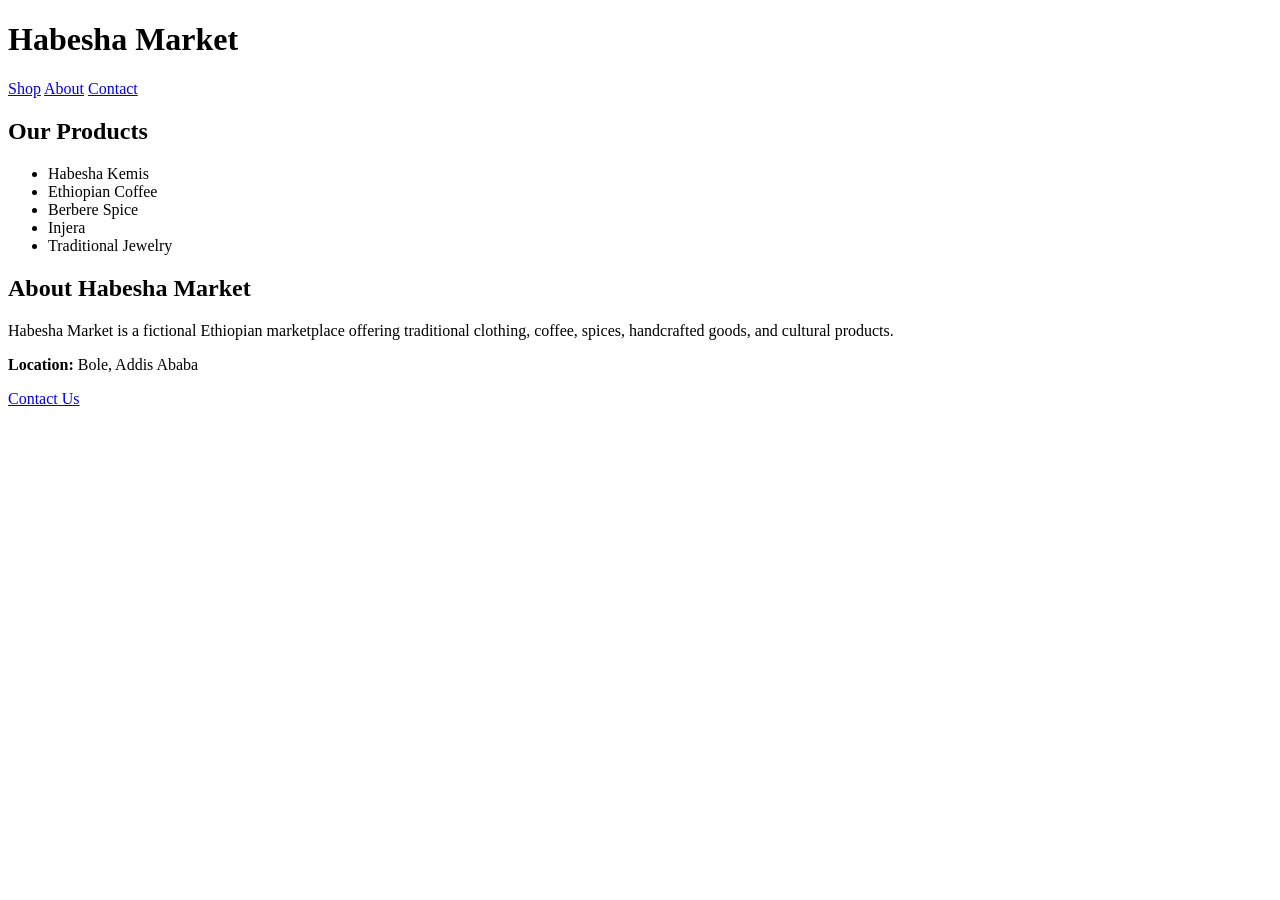
<file: day 11/index.html>
<!DOCTYPE html>
<html lang="en">
<head>
    <meta charset="UTF-8">
    <meta name="viewport" content="width=device-width, initial-scale=1.0">
    <title>Habesha Market</title>
</head>

<body>

<header>

    <h1>Habesha Market</h1>

    <nav>
        <a href="#shop">Shop</a>
        <a href="#about">About</a>
        <a href="#contact">Contact</a>
    </nav>

</header>

<main>

    <section id="shop">

        <h2>Our Products</h2>

        <ul>
            <li>Habesha Kemis</li>
            <li>Ethiopian Coffee</li>
            <li>Berbere Spice</li>
            <li>Injera</li>
            <li>Traditional Jewelry</li>
        </ul>

    </section>

    <article id="about">

        <h2>About Habesha Market</h2>

        <p>
            Habesha Market is a fictional Ethiopian marketplace
            offering traditional clothing, coffee, spices,
            handcrafted goods, and cultural products.
        </p>

    </article>

</main>

<footer id="contact">

    <p><strong>Location:</strong> Bole, Addis Ababa</p>

    <p>
        <a href="mailto:info@habeshamarket.com">
            Contact Us
        </a>
    </p>

</footer>

</body>
</htm
</file>
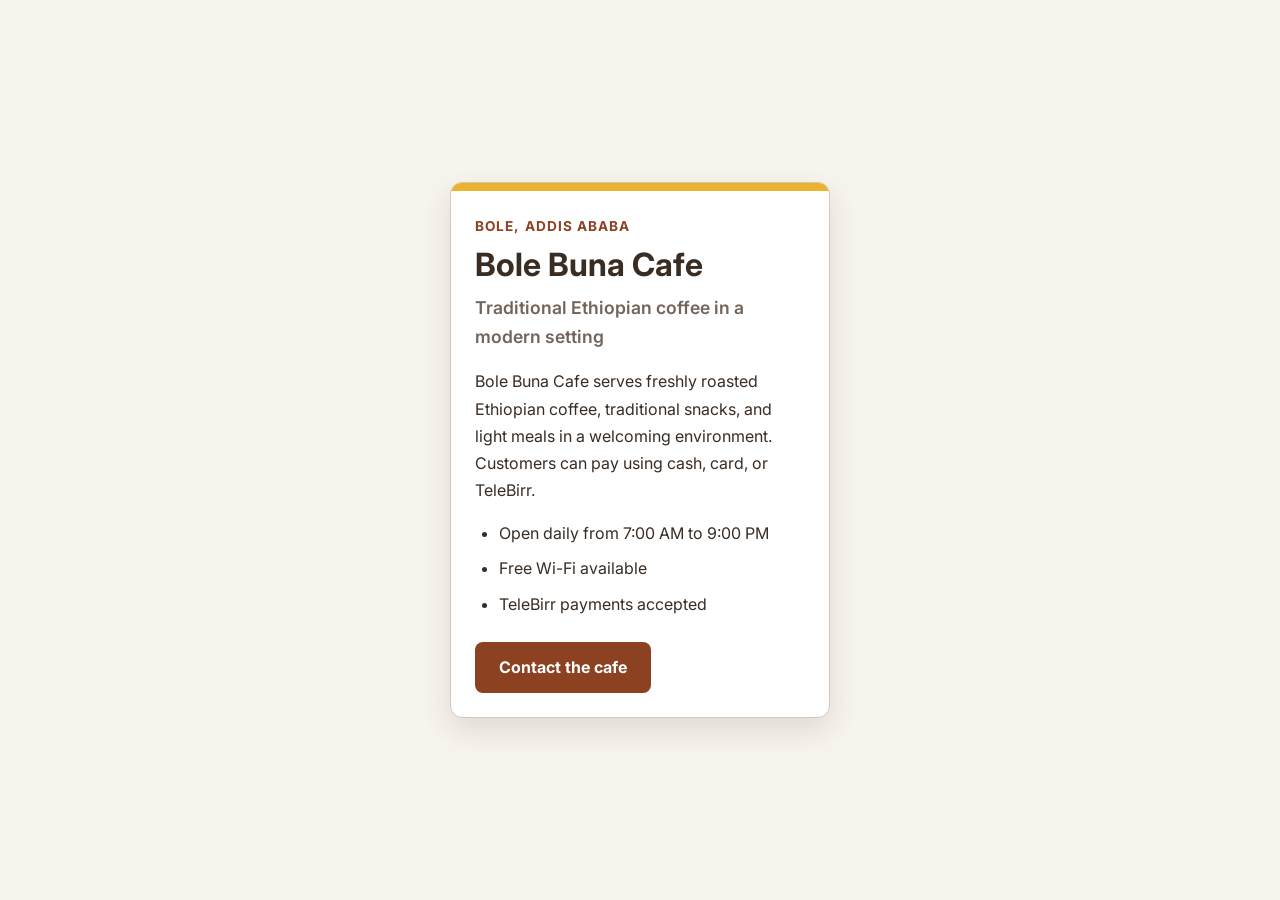
<file: day13/index.html>
<!DOCTYPE html>
<html lang="en">
<head>
    <meta charset="UTF-8">

    <meta
        name="viewport"
        content="width=device-width, initial-scale=1.0"
    >

    <meta
        name="description"
        content="Business profile for Bole Buna Cafe in Addis Ababa."
    >

    <title>Bole Buna Cafe | Business Profile</title>

    <link rel="preconnect" href="https://fonts.googleapis.com">
    <link rel="preconnect" href="https://fonts.gstatic.com" crossorigin>

    <link
        href="https://fonts.googleapis.com/css2?family=Inter:wght@400;600;700&display=swap"
        rel="stylesheet"
    >

    <link rel="stylesheet" href="styles.css">
</head>

<body>
    <main>
        <article class="business-card">
            <div class="business-card__accent" aria-hidden="true"></div>

            <p class="business-card__location">
                Bole, Addis Ababa
            </p>

            <h1 class="business-card__name">
                Bole Buna Cafe
            </h1>

            <p class="business-card__tagline">
                Traditional Ethiopian coffee in a modern setting
            </p>

            <p class="business-card__description">
                Bole Buna Cafe serves freshly roasted Ethiopian coffee,
                traditional snacks, and light meals in a welcoming
                environment. Customers can pay using cash, card, or
                TeleBirr.
            </p>

            <ul class="business-card__details">
                <li>Open daily from 7:00 AM to 9:00 PM</li>
                <li>Free Wi-Fi available</li>
                <li>TeleBirr payments accepted</li>
            </ul>

            <a
                class="contact-button"
                href="mailto:hello@bolebunacafe.example"
            >
                Contact the cafe
            </a>
        </article>
    </main>
</body>
</html>
</file>
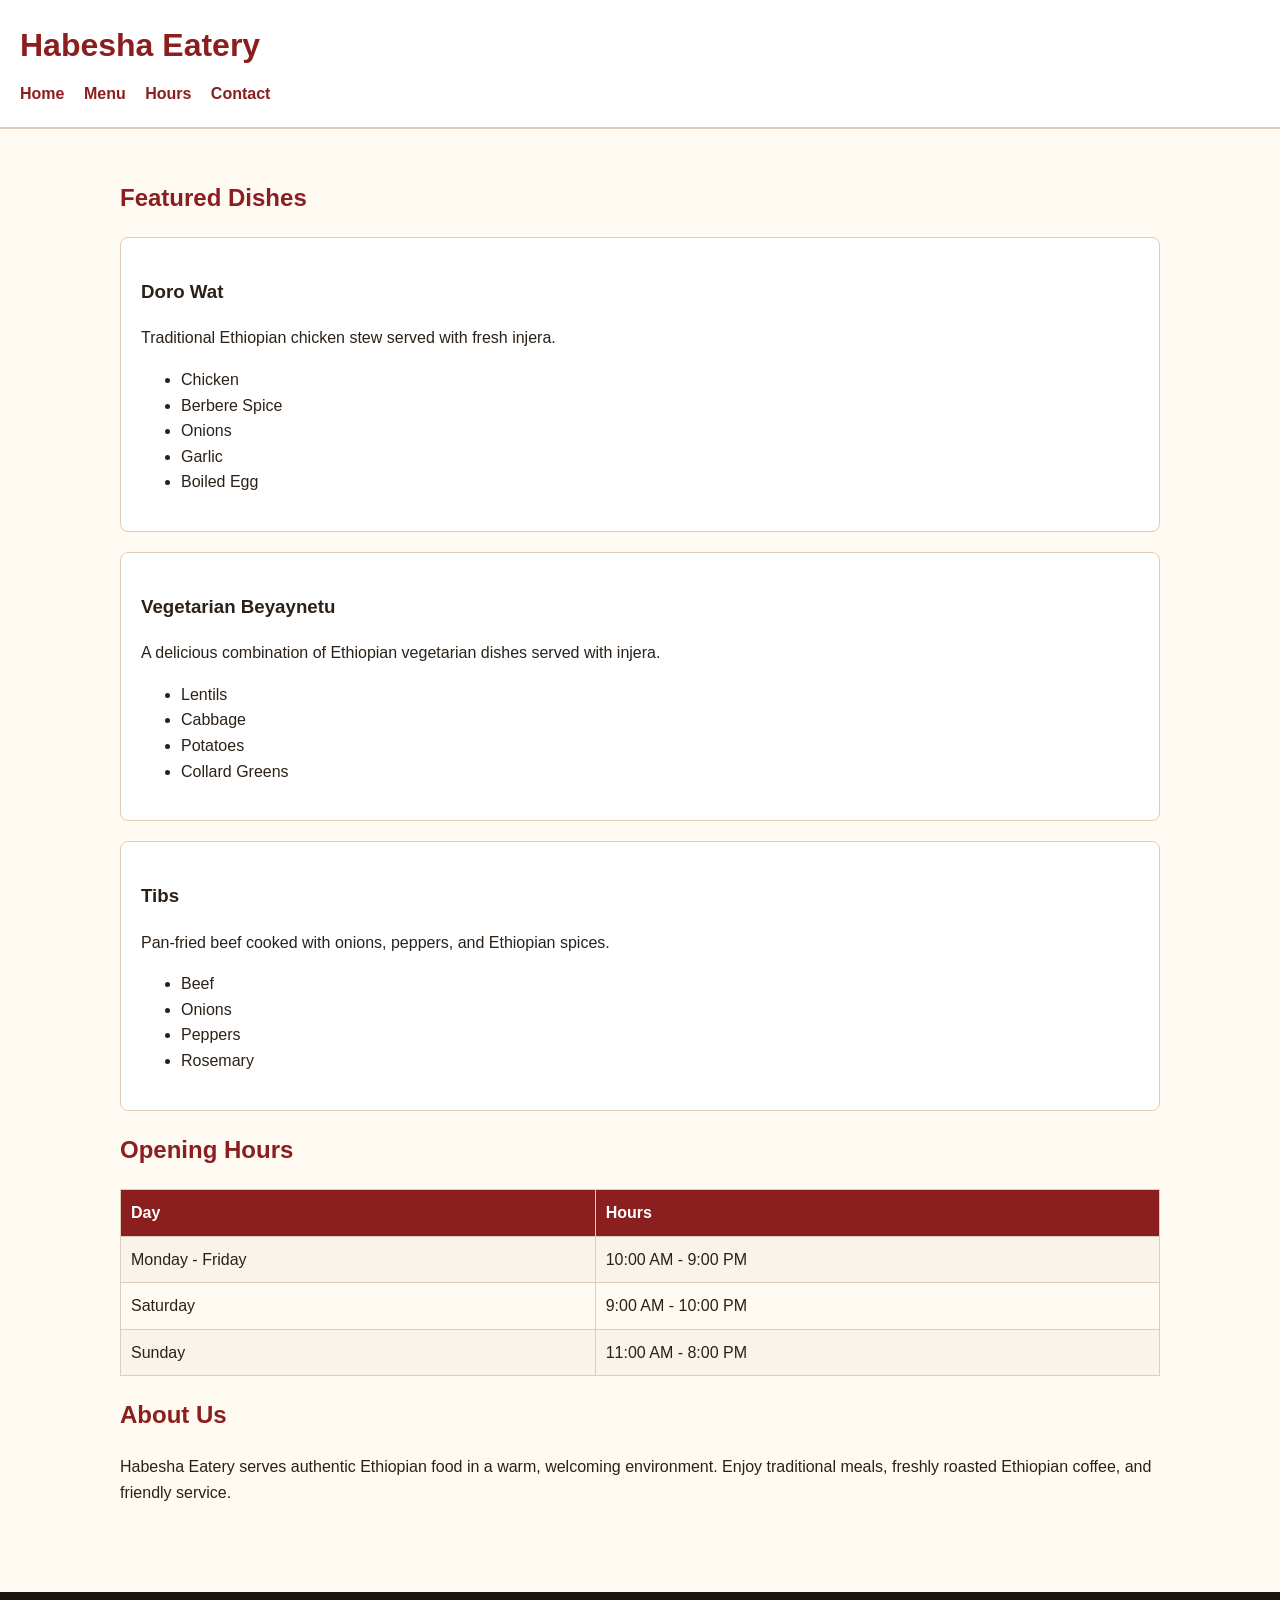
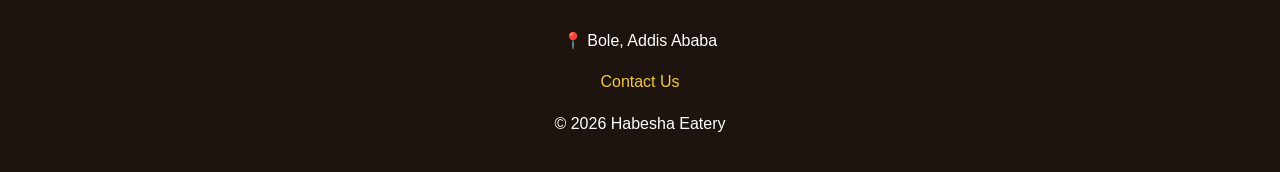
<file: Habesha-Eatery day 12/index.html>
<!DOCTYPE html>
<html lang="en">
<head>
    <meta charset="UTF-8">
    <meta name="viewport" content="width=device-width, initial-scale=1.0">
    <title>Habesha Eatery</title>
    <link rel="stylesheet" href="styles.css">
</head>

<body>

<header>
    <h1>Habesha Eatery</h1>

    <nav>
        <a href="index.html">Home</a>
        <a href="#menu">Menu</a>
        <a href="#hours">Hours</a>
        <a href="contact.html">Contact</a>
    </nav>
</header>

<main>

<section id="menu">
    <h2>Featured Dishes</h2>

    <div class="menu-card">
        <h3>Doro Wat</h3>
        <p>Traditional Ethiopian chicken stew served with fresh injera.</p>

        <ul>
            <li>Chicken</li>
            <li>Berbere Spice</li>
            <li>Onions</li>
            <li>Garlic</li>
            <li>Boiled Egg</li>
        </ul>
    </div>

    <div class="menu-card">
        <h3>Vegetarian Beyaynetu</h3>
        <p>A delicious combination of Ethiopian vegetarian dishes served with injera.</p>

        <ul>
            <li>Lentils</li>
            <li>Cabbage</li>
            <li>Potatoes</li>
            <li>Collard Greens</li>
        </ul>
    </div>

    <div class="menu-card">
        <h3>Tibs</h3>
        <p>Pan-fried beef cooked with onions, peppers, and Ethiopian spices.</p>

        <ul>
            <li>Beef</li>
            <li>Onions</li>
            <li>Peppers</li>
            <li>Rosemary</li>
        </ul>
    </div>
</section>

<section id="hours">
    <h2>Opening Hours</h2>

    <table>
        <tr>
            <th>Day</th>
            <th>Hours</th>
        </tr>

        <tr>
            <td>Monday - Friday</td>
            <td>10:00 AM - 9:00 PM</td>
        </tr>

        <tr>
            <td>Saturday</td>
            <td>9:00 AM - 10:00 PM</td>
        </tr>

        <tr>
            <td>Sunday</td>
            <td>11:00 AM - 8:00 PM</td>
        </tr>
    </table>
</section>

<section>
    <h2>About Us</h2>

    <p>
        Habesha Eatery serves authentic Ethiopian food in a warm,
        welcoming environment. Enjoy traditional meals,
        freshly roasted Ethiopian coffee, and friendly service.
    </p>
</section>

</main>

<footer>
    <p>📍 Bole, Addis Ababa</p>

    <p>
        <a href="contact.html">Contact Us</a>
    </p>

    <p>&copy; 2026 Habesha Eatery</p>
</footer>

</body>
</html>
</file>
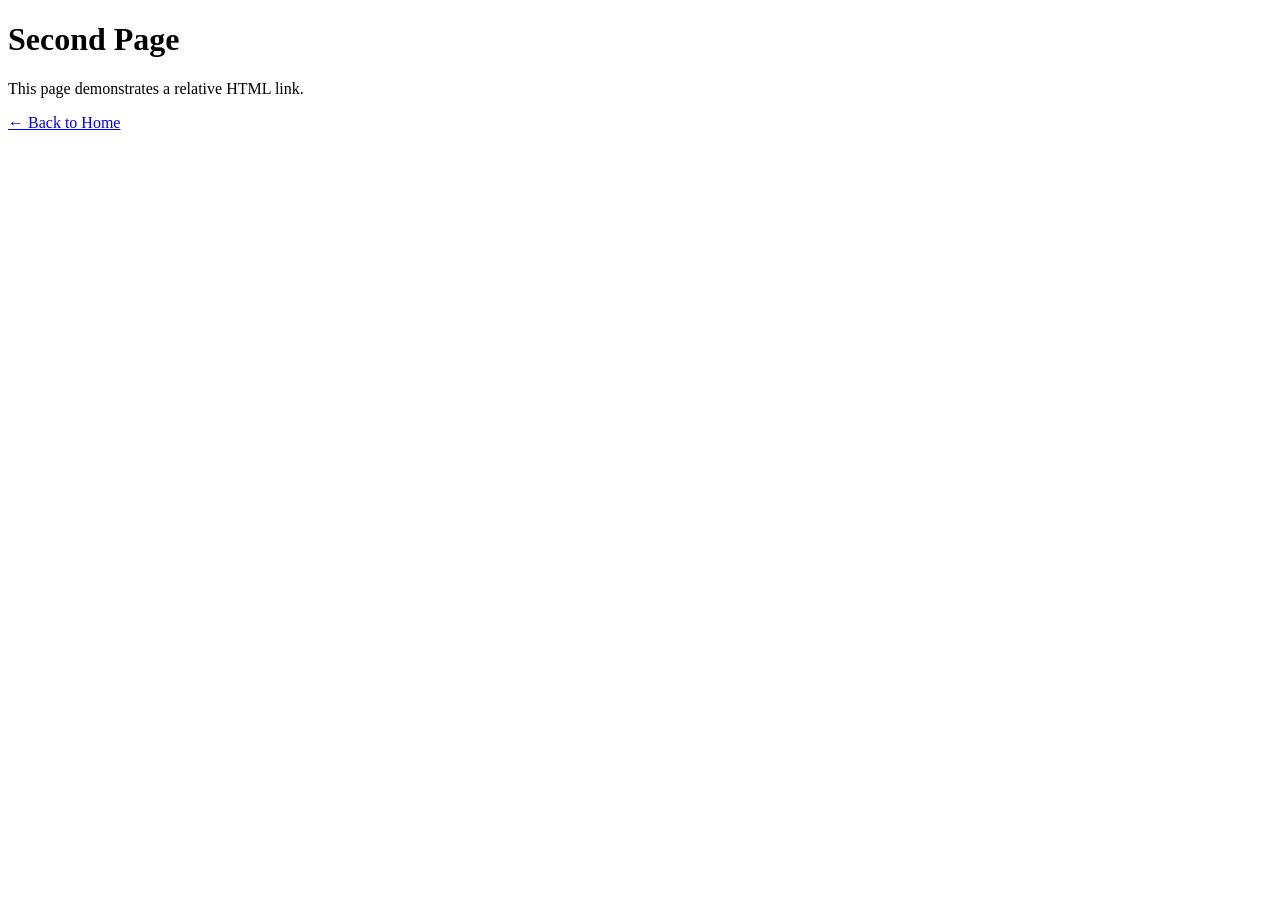
<file: day 11/page2.html>
<!DOCTYPE html>
<html lang="en">
<head>
    <meta charset="UTF-8">
    <meta name="viewport" content="width=device-width, initial-scale=1.0">
    <title>Second Page</title>
</head>
<body>

    <h1>Second Page</h1>

    <p>
        This page demonstrates a relative HTML link.
    </p>

    <a href="hello.html">← Back to Home</a>

</body>
</html>
</file>
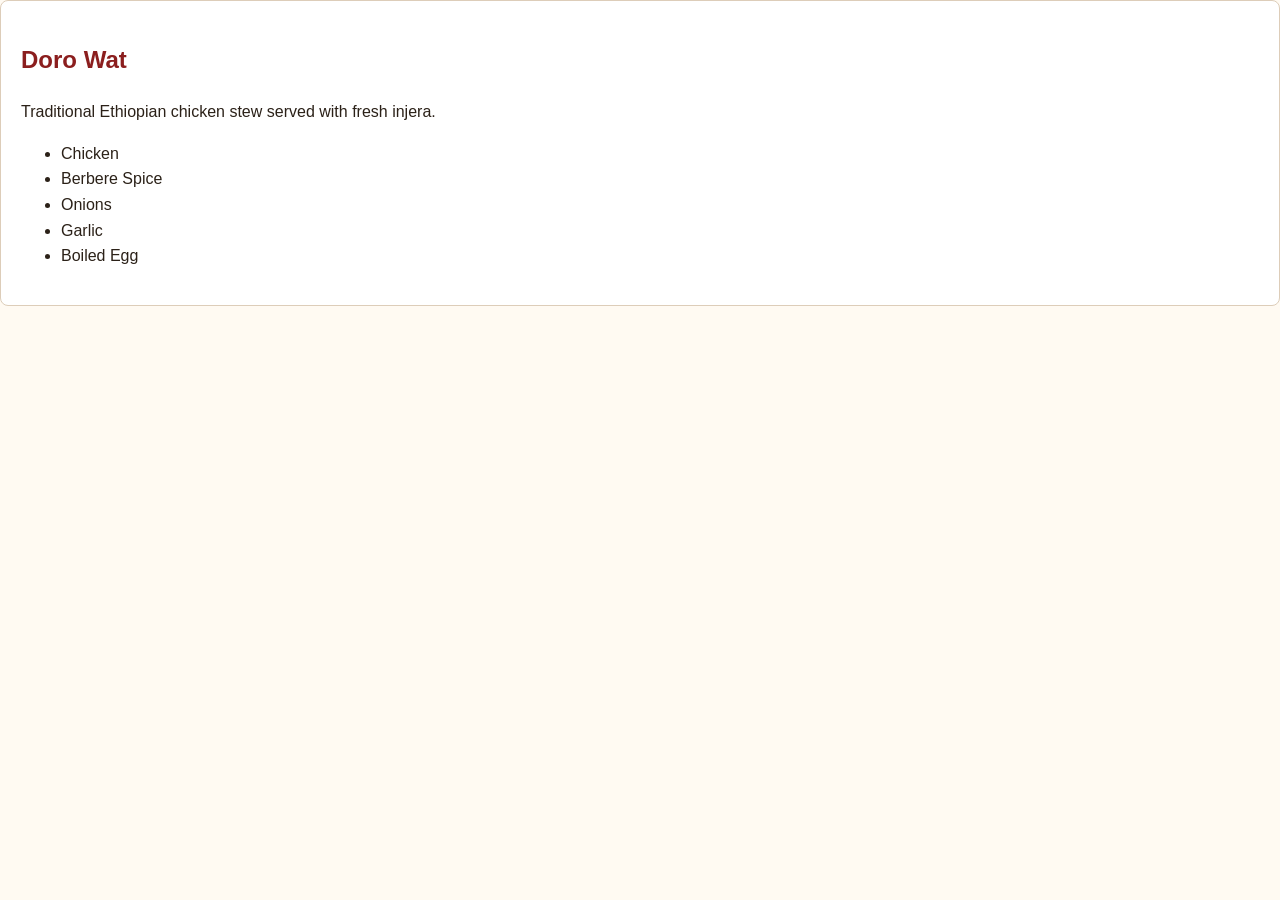
<file: Habesha-Eatery day 12/Starter.html>
<!DOCTYPE html>
<html lang="en">
<head>
    <meta charset="UTF-8">
    <meta name="viewport" content="width=device-width, initial-scale=1.0">
    <title>Habesha Eatery Menu</title>
    <link rel="stylesheet" href="styles.css">
</head>

<body>

<div class="menu-card">

    <h2 class="menu-name">Doro Wat</h2>

    <p class="description">
        Traditional Ethiopian chicken stew served with fresh injera.
    </p>

    <ul class="ingredients">
        <li>Chicken</li>
        <li>Berbere Spice</li>
        <li>Onions</li>
        <li>Garlic</li>
        <li>Boiled Egg</li>
    </ul>

</div>

</body>
</html>
</file>
<file: day13/styles.css>
:root {
    --brand: hsl(18, 62%, 34%);
    --brand-hover: hsl(18, 62%, 46%);
    --accent: hsl(42, 82%, 55%);
    --background: hsl(35, 40%, 95%);
    --surface: hsl(0, 0%, 100%);
    --text: hsl(24, 25%, 18%);
    --muted: hsl(24, 12%, 40%);
    --border: hsl(30, 22%, 78%);

    --space-small: 8px;
    --space-medium: 16px;
    --space-large: 24px;
    --space-extra-large: 40px;

    --radius: 12px;
    --font-main: "Inter", Arial, sans-serif;
}

*,
*::before,
*::after {
    box-sizing: border-box;
}

body {
    margin: 0;
    min-height: 100vh;
    display: grid;
    place-items: center;
    padding: var(--space-large);
    font-family: var(--font-main);
    line-height: 1.7;
    color: var(--text);
    background-color: var(--background);
}

.business-card {
    position: relative;
    width: 100%;
    max-width: 380px;
    margin: var(--space-extra-large) auto;
    padding: var(--space-large);
    overflow: hidden;
    border: 1px solid var(--border);
    border-radius: var(--radius);
    background-color: var(--surface);
    box-shadow: 0 12px 30px hsla(24, 25%, 18%, 0.12);
}

.business-card::before {
    content: "";
    position: absolute;
    top: 0;
    left: 0;
    width: 100%;
    height: 8px;
    background-color: var(--accent);
}

.business-card__location {
    margin: var(--space-small) 0;
    color: var(--brand);
    font-size: 0.85rem;
    font-weight: 700;
    letter-spacing: 0.08em;
    text-transform: uppercase;
}

.business-card__name {
    margin: var(--space-small) 0;
    font-size: 2rem;
    line-height: 1.2;
}

.business-card__tagline {
    margin: var(--space-small) 0 var(--space-medium);
    color: var(--muted);
    font-size: 1.1rem;
    font-weight: 600;
}

.business-card__description {
    margin-bottom: var(--space-medium);
}

.business-card__details {
    margin: 0 0 var(--space-large);
    padding-left: var(--space-large);
}

.business-card__details li {
    margin-bottom: var(--space-small);
}

.contact-button {
    display: inline-block;
    padding: 12px var(--space-large);
    border-radius: 8px;
    color: var(--surface);
    background-color: var(--brand);
    font-weight: 700;
    text-decoration: none;
    transition: background-color 0.2s ease;
}

.contact-button:hover {
    background-color: var(--brand-hover);
}

.contact-button:focus-visible {
    outline: 3px solid var(--accent);
    outline-offset: 4px;
}
</file>
<file: Habesha-Eatery day 12/styles.css>
*,
*::before,
*::after {
    box-sizing: border-box;
}

:root {
    --background: #fffaf2;
    --surface: #ffffff;
    --light-brown: #f3e7d5;
    --text: #2b2118;
    --muted: #67594d;
    --red: #8b1e1e;
    --dark-red: #651414;
    --yellow: #f4c542;
    --border: #ddcdb9;
    --focus: #145ea8;
}

html {
    scroll-behavior: smooth;
}

body {
    margin: 0;
    font-family: Arial, Helvetica, sans-serif;
    line-height: 1.6;
    color: var(--text);
    background-color: var(--background);
}

a {
    color: var(--red);
    text-decoration: none;
}

a:hover {
    color: var(--dark-red);
}

.container {
    width: min(90%, 1100px);
    margin: auto;
}

header {
    background: #ffffff;
    border-bottom: 2px solid var(--border);
    padding: 20px;
}

header h1 {
    margin: 0;
    color: var(--red);
}

nav {
    margin-top: 10px;
}

nav a {
    margin-right: 15px;
    font-weight: bold;
}

main {
    padding: 30px;
}

h2 {
    color: var(--red);
}

.menu-card {
    background: white;
    border: 1px solid var(--border);
    border-radius: 8px;
    padding: 20px;
    margin-bottom: 20px;
}

table {
    width: 100%;
    border-collapse: collapse;
    margin-top: 15px;
}

th,
td {
    border: 1px solid var(--border);
    padding: 10px;
    text-align: left;
}

th {
    background: var(--red);
    color: white;
}

tr:nth-child(even) {
    background: #f9f3ea;
}

footer {
    background: #1d140f;
    color: white;
    text-align: center;
    padding: 20px;
    margin-top: 40px;
}

footer a {
    color: #f4c542;
}

input,
select,
textarea {
    width: 100%;
    padding: 10px;
    margin-top: 5px;
    margin-bottom: 15px;
    border: 1px solid #999;
    border-radius: 5px;
}

button {
    background: var(--red);
    color: white;
    border: none;
    padding: 12px 20px;
    border-radius: 5px;
    cursor: pointer;
}

button:hover {
    background: var(--dark-red);
}

@media (max-width: 700px) {
    nav a {
        display: block;
        margin: 10px 0;
    }

    main {
        padding: 15px;
    }
}
main {
    max-width: 1100px;
    margin: 0 auto;
    padding: 30px;
}
</file>
